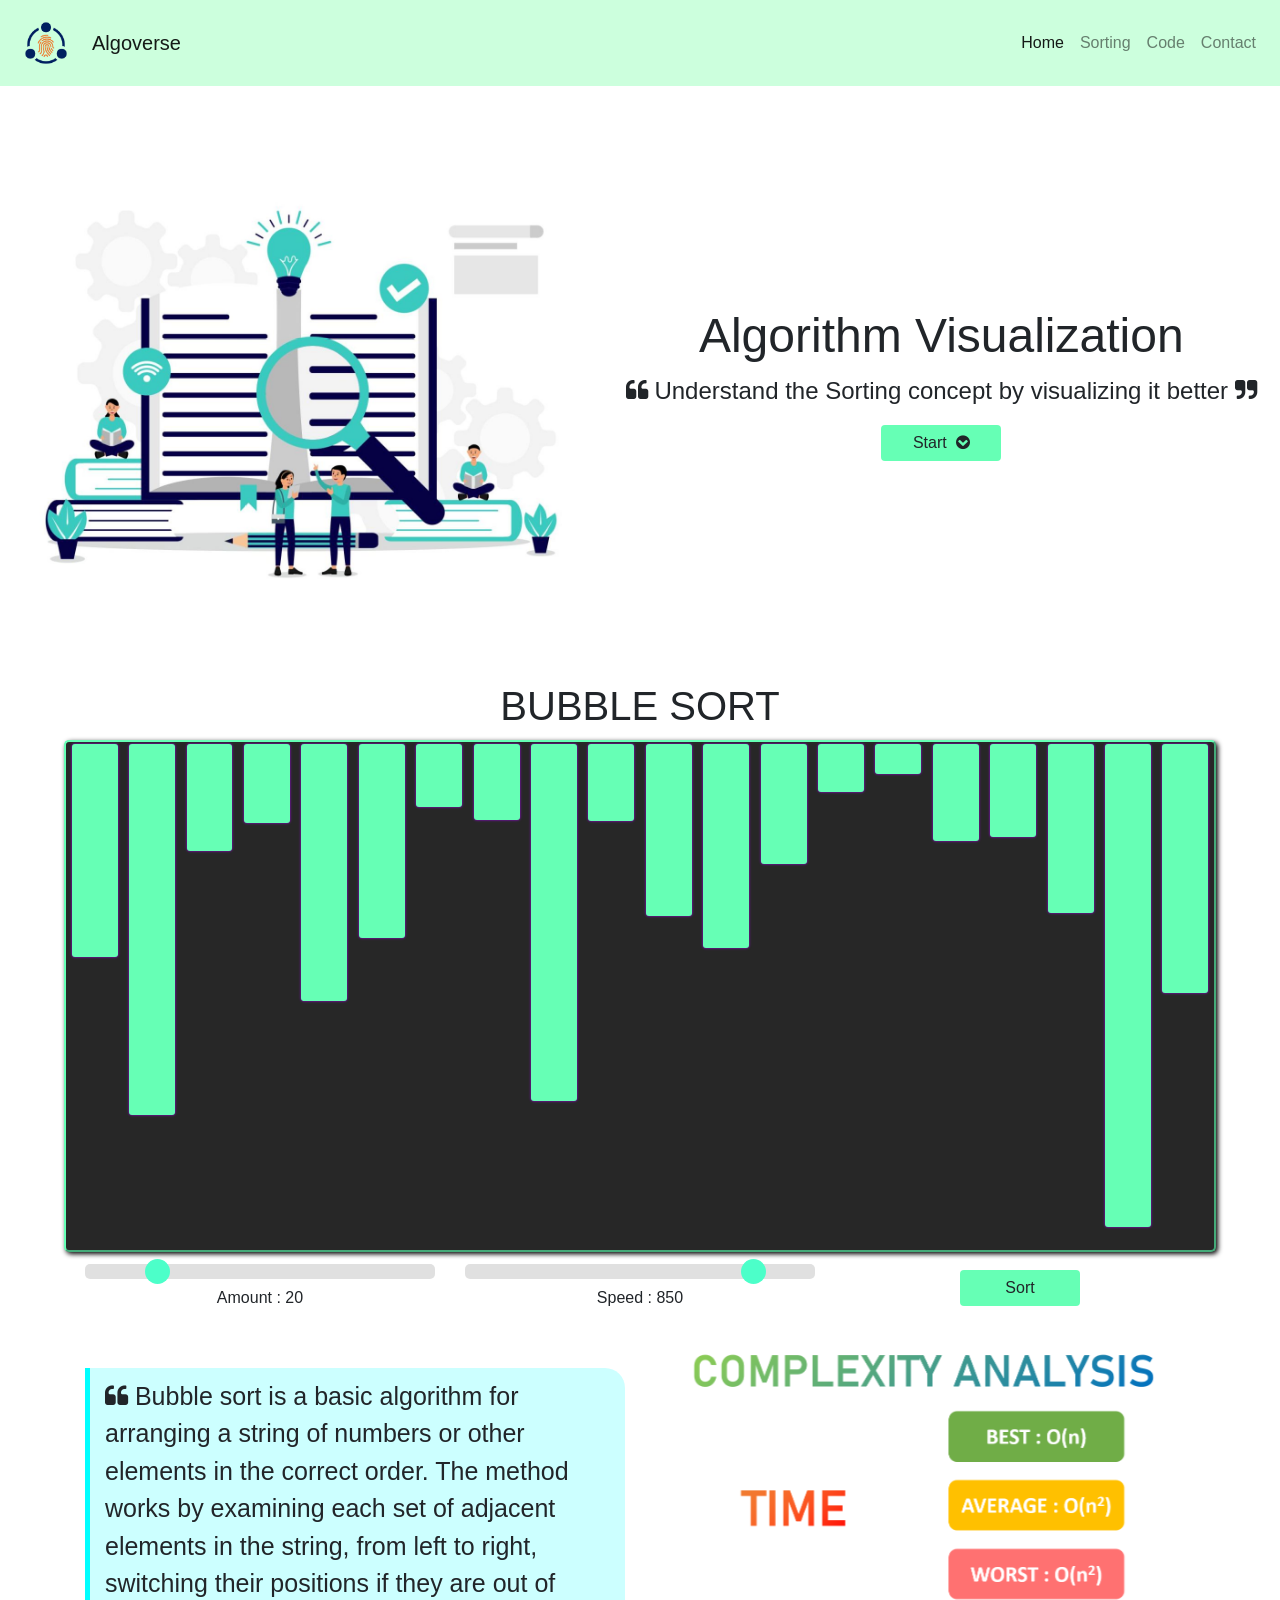
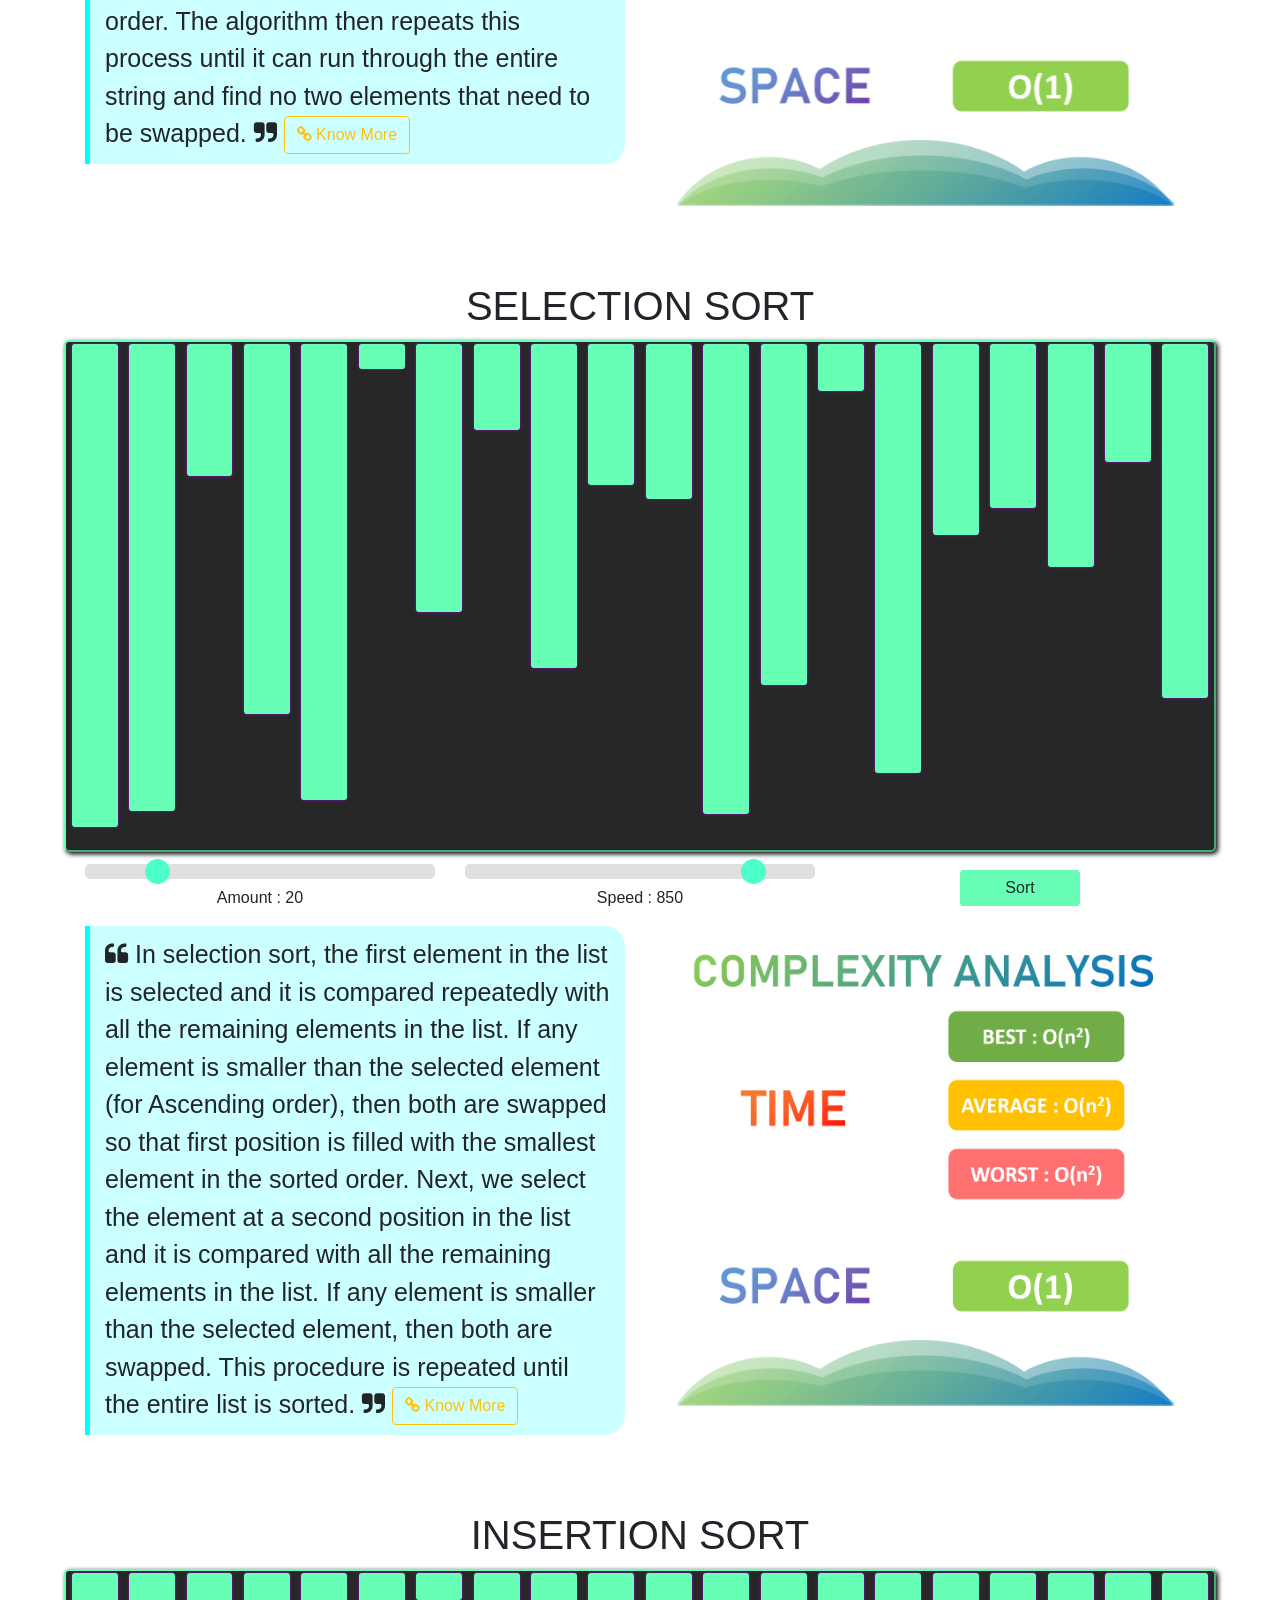
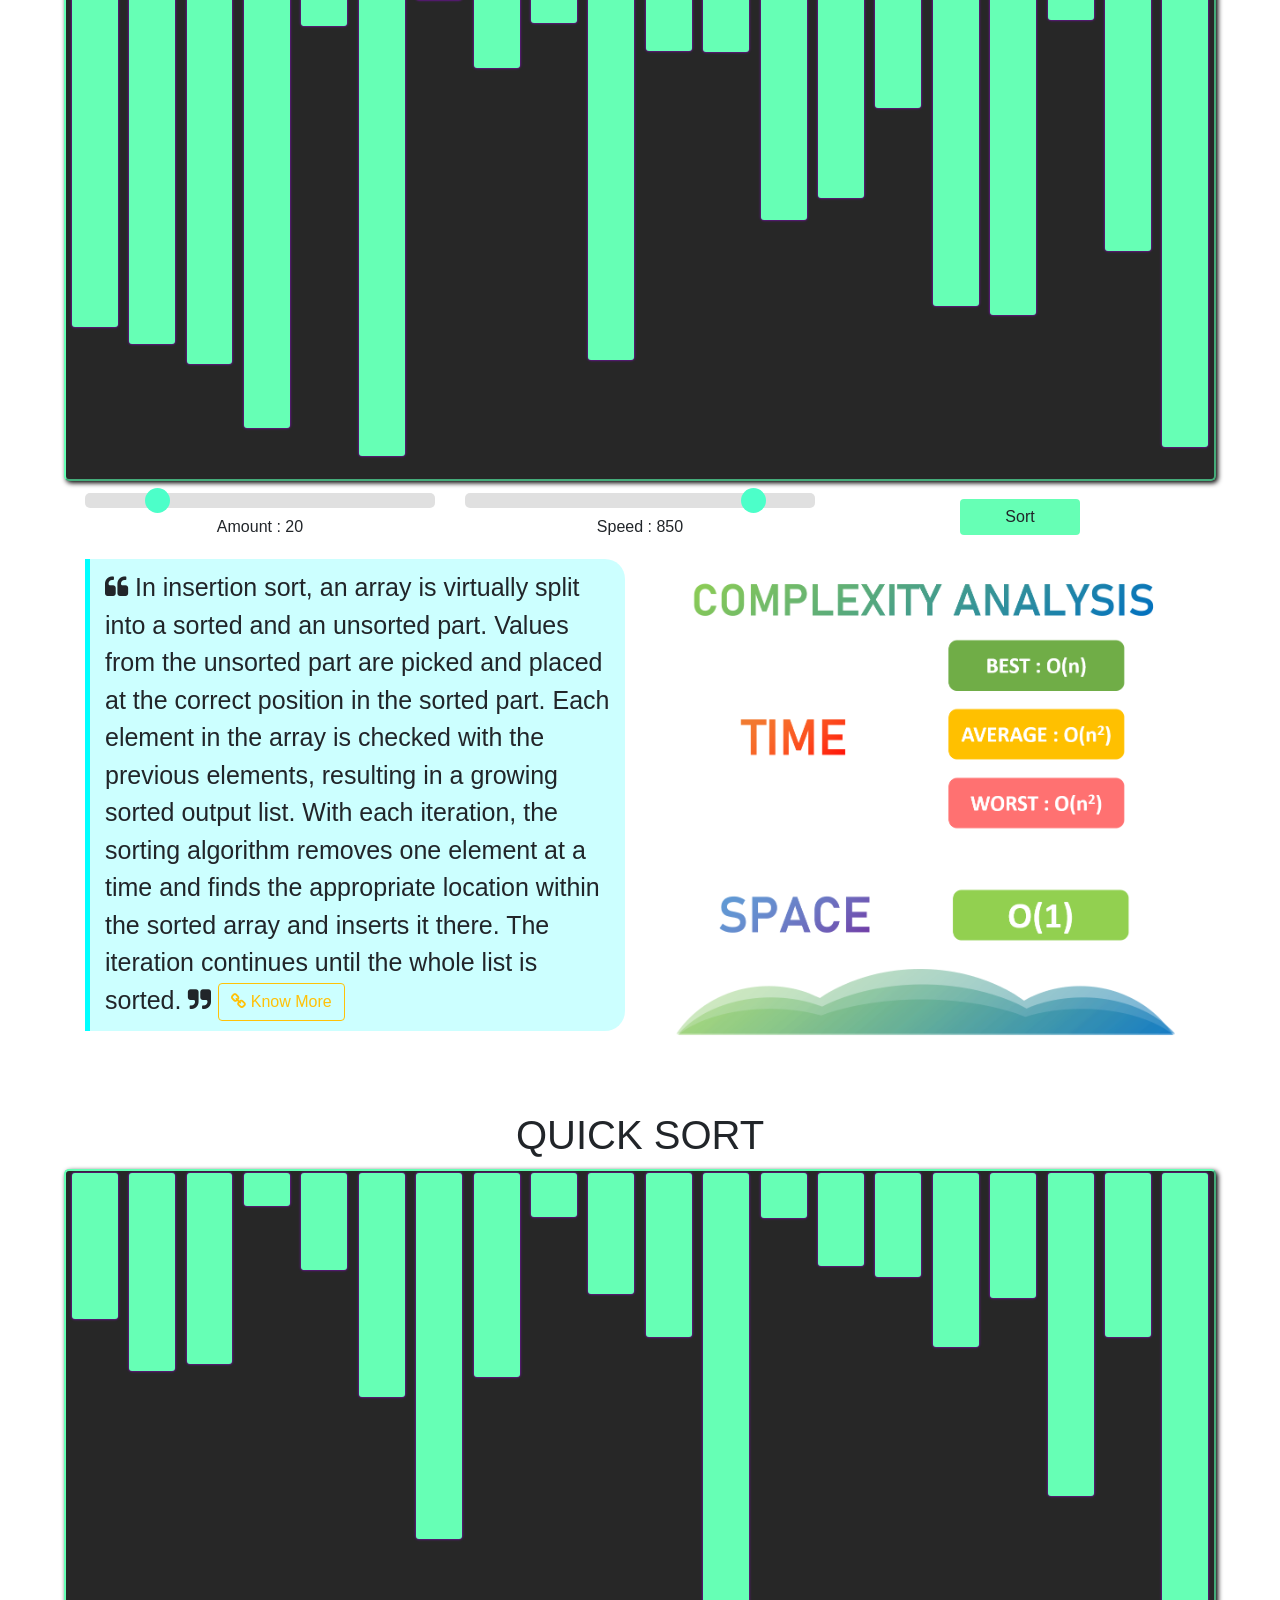
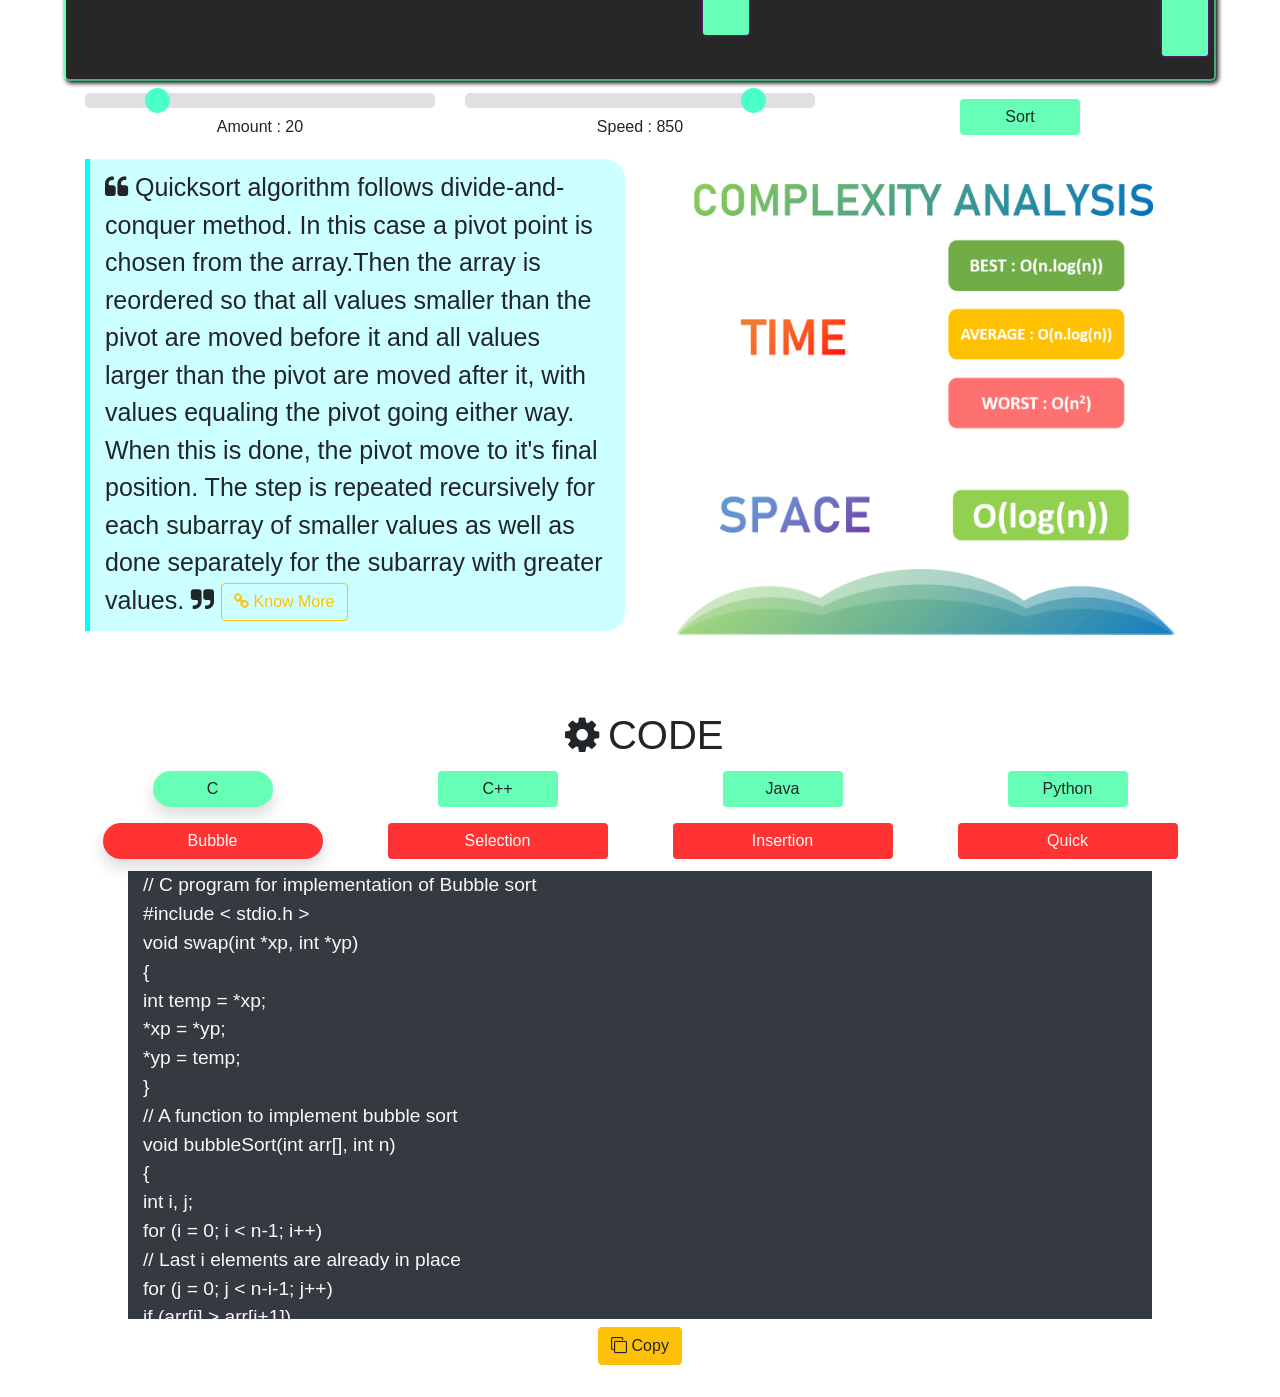
<file: sorting/index.html>
<!doctype html>
<html lang="en">
  <head>
    <!-- Required meta tags -->
    <meta charset="utf-8">
    <meta name="viewport" content="width=device-width, initial-scale=1, shrink-to-fit=no">

    <!---------Icon------->
    <link rel = "icon" href = "images/icon.ico" type = "image/x-icon">

    <!-- Bootstrap CSS -->
    <link rel="stylesheet" href="styles/style.css">
    <link rel="stylesheet" href="https://cdnjs.cloudflare.com/ajax/libs/font-awesome/4.7.0/css/font-awesome.min.css">
    <link rel="stylesheet" href="https://stackpath.bootstrapcdn.com/bootstrap/4.5.2/css/bootstrap.min.css">

    <title>Algoverse</title>
  </head>
  <body>
   <!-- Navigation Bar -->
   <nav class="navbar navbar-expand-lg navbar-light" id="top">
      <a class="navbar-brand" href="#">
         <img src="images/icon-big.png" width="60" height="60" class="d-inline-block align-top" alt="" loading="lazy">
      </a>
      <a class="navbar-brand navbar-brand-name" href="#">
         Algoverse
      </a>
      <button class="navbar-toggler" type="button" data-toggle="collapse" data-target="#navbarNavAltMarkup" aria-controls="navbarNavAltMarkup" aria-expanded="false" aria-label="Toggle navigation">
        <span class="navbar-toggler-icon"></span>
      </button>
      <div class="collapse navbar-collapse" id="navbarNavAltMarkup">
         <div class="navbar-nav ml-auto">
            <a class="nav-link active" href="#home">Home <span class="sr-only">(current)</span></a>
            <a class="nav-link" href="#sorting">Sorting</a>
            <a class="nav-link" href="#codes">Code </a>
            <a class="nav-link " href="#footer">Contact</a>
         </div>
      </div>
   </nav>
<!-- Introduction -->
   <section class="icon-show" id="home">
      <div class="icon-container">
         <div class="icon">
            <img src="images/algoicon.png" class="d-inline-block align-top img-fluid" alt="" loading="lazy">
         </div>
         <div class="icon-text">
            <h3>Algorithm Visualization</h3>
            <p><i class="fa fa-quote-left"></i>&nbsp;Understand the Sorting concept by visualizing it&nbsp;better&nbsp;<i class="fa fa-quote-right"></i></p>
            <a type="button" class="btn custom-btn" href="#sorting">Start&nbsp;&nbsp;<i class="fa fa-chevron-circle-down"></i> </a>
         </div>
      </div>
   </section>


   <div class="hr"></div>

<!------------SORTING-MAIN ALGORITHM PANEL----------->
<section class="algorithm-main" id="sorting">

   <article class="text-center main bubble-sort" id="bubble-sort">
      <h1>BUBBLE SORT</h1>
      <div class="chart chart-bubble text-center">
      </div>
      <div class="container m-auto p-0 ">
         <div class="row  m-0 p-0 justify-content-center">
            <!--<div class="col-lg-4 col-md-4 col-sm-6 my-2">
               <button class="btn custom-btn" id = "bubble-x">Stop</button>
            </div>-->
            <div class="col-lg-4 col-md-4 col-sm-6">
               <input type="range" class="slider" min="2" max="100" value="20" id="b_amount">
               <p>Amount : <span id="b_amount_val"></span></p>
            </div>
            <div class="col-lg-4 col-md-4 col-sm-6">
               <input type="range" class="slider" min="1" max="1000" value="850" id="b_speed">
               <p>Speed : <span id="b_speed_val"></span></p>
            </div>
            <div class="col-lg-4 col-md-4 col-sm-6 my-2">
               <button class="btn custom-btn" id = "bubble-f">Sort</button>
            </div>
         </div>
      </div>
      <div class="container">
         <div class="row">
            <div class="col-md-6 my-auto">
               <p class="definition "> <i class="fa fa-quote-left"></i>
                  Bubble sort is a basic algorithm for arranging a string of numbers or other elements 
                  in the correct order. The method works by examining each set of adjacent elements in the string, 
                  from left to right, switching their positions if they are out of order. 
                  The algorithm then repeats this process until 
                  it can run through the entire string and find no two elements that need to be swapped.&nbsp;<i class="fa fa-quote-right"></i>
                  <a class="btn btn-outline-warning " target = "_blank" href="https://www.youtube.com/watch?v=nmhjrI-aW5o&list=PLqM7alHXFySHrGIxeBOo4-mKO4H8j2knW&index=6"> <i class="fa fa-link"></i> Know More </a>
               </p>
            </div>
            <div class="col-md-6">
               <img src="images/Bubble.png" width="500" height="500" class="mx-auto img-fluid" alt="" loading="lazy">
            </div>            
         </div>
      </div>
   </article>

   <div class="hr"></div>
   
   <article class="text-center main select-sort" id="select-sort">
      <h1>SELECTION SORT</h1>
      <div class="chart chart-select text-center">
      </div>
      <div class="container m-auto p-0 ">
         <div class="row  m-0 p-0 justify-content-center">
            <!--<div class="col-lg-4 col-md-4 col-sm-6 my-2">
               <button class="btn custom-btn" id = "select-x">Stop</button>
            </div>-->
            <div class="col-lg-4 col-md-4 col-sm-6">
               <input type="range" class="slider" min="2" max="100" value="20" id="s_amount">
               <p>Amount : <span id="s_amount_val"></span></p>
            </div>
            <div class="col-lg-4 col-md-4 col-sm-6">
               <input type="range" class="slider" min="1" max="1000" value="850" id="s_speed">
               <p>Speed : <span id="s_speed_val"></span></p>
            </div>
            <div class="col-lg-4 col-md-4 col-sm-6 my-2">
               <button class="btn custom-btn" id = "select-f">Sort</button>
            </div>
         </div>
      </div>
      <div class="container">
         <div class="row">
            <div class="col-md-6 my-auto">
               <p class="definition "> <i class="fa fa-quote-left"></i>
                  In selection sort, the first element in the list is selected and it is compared 
                  repeatedly with all the remaining elements in the list. If any element is smaller 
                  than the selected element (for Ascending order), then both are swapped so that first 
                  position is filled with the smallest element in the sorted order. Next, we select the 
                  element at a second position in the list and it is compared with all the remaining elements in the list. 
                  If any element is smaller than the selected element, then both are swapped. 
                  This procedure is repeated until the entire list is sorted.&nbsp;<i class="fa fa-quote-right"></i>
                  <a class="btn btn-outline-warning " target = "_blank" href="https://www.youtube.com/watch?v=xWBP4lzkoyM&list=PLqM7alHXFySHrGIxeBOo4-mKO4H8j2knW&index=5"> <i class="fa fa-link"></i> Know More </a>
               </p>
            </div>
            <div class="col-md-6">
               <img src="images/Select.png" width="500" height="500" class="mx-auto img-fluid" alt="" loading="lazy">
            </div>            
         </div>
      </div>
   </article>

   <div class="hr"></div>
 
   <article class="text-center main insert-sort" id="insert-sort">
      <h1>INSERTION SORT</h1>
      <div class="chart chart-insert text-center">
      </div>
      <div class="container m-auto p-0 ">
         <div class="row  m-0 p-0 justify-content-center">
            <!--<div class="col-lg-4 col-md-4 col-sm-6 my-2">
               <button class="btn custom-btn" id = "insert-x">Stop</button>
            </div>-->
            <div class="col-lg-4 col-md-4 col-sm-6">
               <input type="range" class="slider" min="2" max="100" value="20" id="i_amount">
               <p>Amount : <span id="i_amount_val"></span></p>
            </div>
            <div class="col-lg-4 col-md-4 col-sm-6">
               <input type="range" class="slider" min="1" max="1000" value="850" id="i_speed">
               <p>Speed : <span id="i_speed_val"></span></p>
            </div>
            <div class="col-lg-4 col-md-4 col-sm-6 my-2">
               <button class="btn custom-btn" id = "insert-f">Sort</button>
            </div>
         </div>
      </div>
      <div class="container">
         <div class="row">
            <div class="col-md-6 my-auto">
               <p class="definition "> <i class="fa fa-quote-left"></i>
                  In insertion sort, an array is virtually split into a sorted and an unsorted part. 
                  Values from the unsorted part are picked and placed at the correct position in the sorted part.
                  Each element in the array is checked with the previous elements, 
                  resulting in a growing sorted output list. With each iteration, the sorting algorithm 
                  removes one element at a time and finds the appropriate location within the sorted array 
                  and inserts it there. The iteration continues until the whole list is sorted.&nbsp;<i class="fa fa-quote-right"></i>
                  <a class="btn btn-outline-warning " target = "_blank" href="https://www.youtube.com/watch?v=OGzPmgsI-pQ&list=PLqM7alHXFySHrGIxeBOo4-mKO4H8j2knW&index=3"> <i class="fa fa-link"></i> Know More </a>
               </p>
            </div>
            <div class="col-md-6">
               <img src="images/Bubble.png" width="500" height="500" class="mx-auto img-fluid" alt="" loading="lazy">
            </div>            
         </div>
      </div>
   </article>

   <div class="hr"></div>
 
   <article class="text-center main quick-sort" id="quick-sort">
      <h1>QUICK SORT</h1>
      <div class="chart chart-quick text-center">
      </div>
      <div class="container m-auto p-0 ">
         <div class="row  m-0 p-0 justify-content-center">
            <!--<div class="col-lg-4 col-md-4 col-sm-6 my-2">
               <button class="btn custom-btn" id = "quick-x">Stop</button>
            </div>-->
            <div class="col-lg-4 col-md-4 col-sm-6">
               <input type="range" class="slider" min="2" max="100" value="20" id="q_amount">
               <p>Amount : <span id="q_amount_val"></span></p>
            </div>
            <div class="col-lg-4 col-md-4 col-sm-6">
               <input type="range" class="slider" min="1" max="1000" value="850" id="q_speed">
               <p>Speed : <span id="q_speed_val"></span></p>
            </div>
            <div class="col-lg-4 col-md-4 col-sm-6 my-2">
               <button class="btn custom-btn" id = "quick-f">Sort</button>
            </div>
         </div>
      </div>
      <div class="container">
         <div class="row">
            <div class="col-md-6 my-auto">
               <p class="definition "> <i class="fa fa-quote-left"></i>
                  Quicksort algorithm follows divide-and-conquer method. In this case a
                  pivot point is chosen from the array.Then the array is reordered so that all values smaller than the 
                  pivot are moved before it and all values larger than the pivot are moved after it, with values equaling 
                  the pivot going either way. When this is done, the pivot move to it's final position.
                  The step is repeated recursively for each subarray of smaller values as well as done separately 
                  for the subarray with greater values.&nbsp;<i class="fa fa-quote-right"></i>
                  <a class="btn btn-outline-warning " target = "_blank" href="https://www.youtube.com/watch?v=PgBzjlCcFvc&list=PLqM7alHXFySHrGIxeBOo4-mKO4H8j2knW&index=2"> <i class="fa fa-link"></i> Know More </a>
               </p>
            </div>
            <div class="col-md-6">
               <img src="images/Quick.png" width="500" height="500" class="mx-auto img-fluid" alt="" loading="lazy">
            </div>            
         </div>
      </div>
   </article>

   <!----MERGE SORT UNDER CODESTRUCTION------>

   <!----HEAP SORT UNDER CODESTRUCTION------>

</section>
<!-----------END OF MAIN ALGORITHM PANEL----------->

<section class="code-block text-center" id="codes">
   <h1><i class="fa fa-cog fa-spin fa-fw"></i>CODE</h1>
   <div id="options">
      <div id="language">
         <div class="container">
            <div class="row">
               <div class="col-sm-6 col-lg-3"><button class="m-1 btn custom-btn shadow" id = "c">C</button></div>
               <div class="col-sm-6 col-lg-3"><button class="m-1 btn custom-btn" id = "cpp">C++</button></div>
               <div class="col-sm-6 col-lg-3"><button class="m-1 btn custom-btn" id = "java">Java</button></div>
               <div class="col-sm-6 col-lg-3"><button class="m-1 btn custom-btn" id = "py">Python</button></div>
            </div>
         </div>
      </div>

      <div id="algorithm" class="mt-2">
         <div class="container">
            <div class="row">
               <div class="col-sm-6 col-lg-3"><button class="m-1 btn custom-btn-lg shadow" id = "bubble">Bubble</button></div>
               <div class="col-sm-6 col-lg-3"><button class="m-1 btn custom-btn-lg" id = "select">Selection</button></div>
               <div class="col-sm-6 col-lg-3"><button class="m-1 btn custom-btn-lg" id = "insert">Insertion</button></div>
               <div class="col-sm-6 col-lg-3"><button class="m-1 btn custom-btn-lg" id = "quick">Quick</button></div>
            </div>
         </div>

      </div>      
   </div>
   <div id="code-screen" class="bg-dark mx-auto mb-2 mt-2">
      <div id="fetch-code" class="text-light text-left"></div>
   </div>
   <div class="copy mb-2 mx-5 p-0">
      <button class="btn btn-warning mb-4" id="copyText"> <i class="fa fa-clone"></i> Copy</button>
   </div>
</section>

<div id="#secret" style="display: none;">

</div>


   <!-- Optional JavaScript -->
   <!-- jQuery first, then Popper.js, then Bootstrap JS -->
   <script src="https://code.jquery.com/jquery-3.5.1.slim.min.js" integrity="sha384-DfXdz2htPH0lsSSs5nCTpuj/zy4C+OGpamoFVy38MVBnE+IbbVYUew+OrCXaRkfj" crossorigin="anonymous"></script>
   <script src="https://cdn.jsdelivr.net/npm/popper.js@1.16.1/dist/umd/popper.min.js" integrity="sha384-9/reFTGAW83EW2RDu2S0VKaIzap3H66lZH81PoYlFhbGU+6BZp6G7niu735Sk7lN" crossorigin="anonymous"></script>
   <script src="https://stackpath.bootstrapcdn.com/bootstrap/4.5.2/js/bootstrap.min.js" integrity="sha384-B4gt1jrGC7Jh4AgTPSdUtOBvfO8shuf57BaghqFfPlYxofvL8/KUEfYiJOMMV+rV" crossorigin="anonymous"></script>
   <script src="js/smooth-scroll.js"></script>
   <script>var scroll = new SmoothScroll('a[href*="#"]');</script>
   <script src="js/slider.js"></script>
   <script src="js/bubblesort.js"></script>
   <script src="js/selectionsort.js"></script>
   <script src="js/insertionsort.js"></script>
   <script src="js/quicksort.js"></script>
   <script src="js/coderender.js"></script>
   <script src="js/clipboard.js"></script>
   <!--<script src="js/mergesort.js"></script>----Coming Soon---->
   <!--<script src="js/heapsort.js"></script>----Coming Soon---->
   <script>
   </script>
   <div class="copy-alert disappear">
      <i class="fa fa-file-text-o"></i>  Code Copied
   </div>
   <div class="sorry-alert disappear">
      <div class="text-center">
         <h4>Sorry, this service is Unavailable</h4>
         <img class="img-fluid mx-auto" src="images/Service.png">
         <p>Want to encourage the Developer ?</p>
         <a class="btn btn-outline-danger" href="https://github.com/sandeep-shaw10/Algorithm_App" target="_blank">Click Here</a>
      </div>
   </div>
   </body>
</html>
</file>
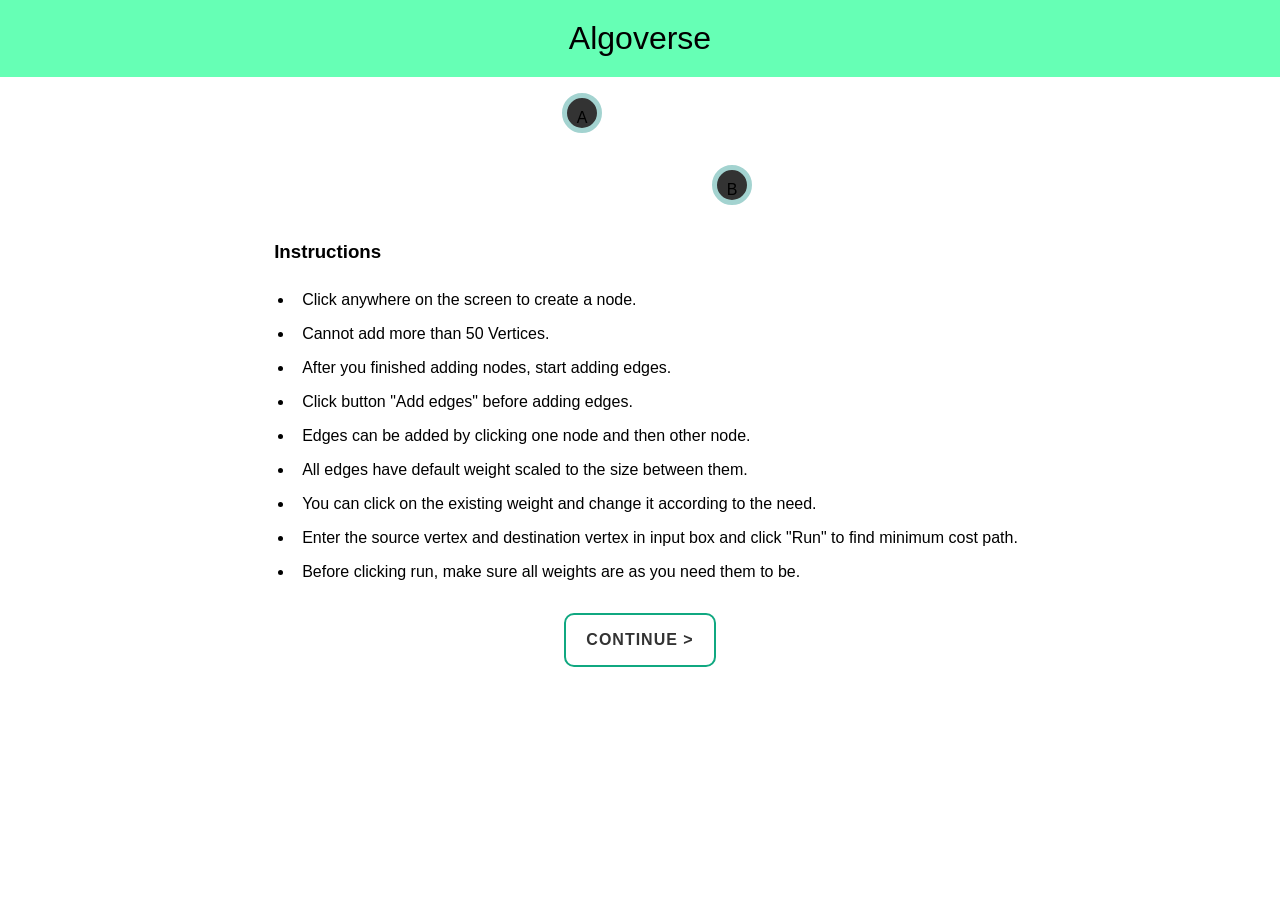
<file: dijikstra/instructions.html>
<!DOCTYPE html>
<html lang="en">
  <head>
    <meta charset="UTF-8" />
    <meta name="viewport" content="width=device-width, initial-scale=1.0" />
    <meta http-equiv="X-UA-Compatible" content="ie=edge" />
    <link rel="stylesheet" href="style.css" />
    <style>
      body {
        width: 100%;
        height: 100vh;
        display: flex;
        flex-direction: column;
        align-items: center;
        overflow-y: scroll;
      }
      .inline {
        background-color: #333;
        position: static;
        display: inline-block;
        text-align: center;
        line-height: 40px;
        margin: 1rem;
      }
      .continue-link {
        padding: 16px 20px;
        border-radius: 10px;
        outline: 0;
        cursor: pointer;
        margin: 1.5rem 0;
        box-shadow: none;
        font-weight: bold;
        text-transform: uppercase;
        font-family: Arial, Helvetica, sans-serif;
        letter-spacing: 1px;
        text-decoration: none;
        color: #333;
        border: 2px solid #10a881;
      }
      .continue-link:active {
        color: #10a881;
      }
    </style>
    <title>Instructions | Shortest Path Using Dijkstra Algo</title>
  </head>
  <body>
    <header>
      <div class="title">
        <a href="index.html" style="color: #000;">Algoverse</a>
      </div>
    </header>
    <div class="block inline" style="margin-left: -100px">A</div>
    <div class="block inline" style="margin-left: 200px">B</div>
    <main>
      <h3>Instructions</h3>
      <ul>
        <li>Click anywhere on the screen to create a node.</li>
        <li>Cannot add more than 50 Vertices.</li>
        <li>After you finished adding nodes, start adding edges.</li>
        <li>Click button "Add edges" before adding edges.</li>
        <li>Edges can be added by clicking one node and then other node.</li>
        <li>All edges have default weight scaled to the size between them.</li>
        <li>
          You can click on the existing weight and change it according to the
          need.
        </li>
        <li>
          Enter the source vertex and destination vertex in input box and click "Run" to find minimum
          cost path.
        </li>
        <li>
          Before clicking run, make sure all weights are as you need them to be.
        </li>
      </ul>
    </main>
    <a href="index.html" class="continue-link">Continue ></a>
  </body>
</html>
</file>
<file: sorting/styles/style.css>
*{
    box-sizing: border-box;
    padding: 0;
    margin: 0;
    font-size: medium;
}

body{
    font-family: 'Trebuchet MS', 'Lucida Sans Unicode', 'Lucida Grande', 'Lucida Sans', Arial, sans-serif !important;
}

/*----------Definition-----*/
.definition{
    font-family: 'Trebuchet MS', 'Lucida Sans Unicode', 'Lucida Grande', 'Lucida Sans', Arial, sans-serif;
    font-size: 25px;
    text-align: left;
    border-left: 5px solid cyan;
    padding:10px 15px;
    background-color: rgba(0, 255, 255,0.2);
    border-top-right-radius: 20px;
    border-bottom-right-radius: 20px;
}

.main{
    margin-bottom: 60px;
}

/*------------Button----------------*/

.shadow {
    border-radius: 20px !important;
    padding: 0px 25px !important;
}


.custom-btn{
    background-color: #66ffb5 !important;
    padding: 5px 25px !important;
    width:120px !important;
}

.custom-btn-lg{
    background-color: #ff3333 !important;
    padding: 5px 25px !important;
    width:220px !important;
    color: #fafafa !important;
}

.custom-btn:hover{
    background-color: #ff3333 !important;
    transition: 0.5s ease-in;
    color: #fafafa !important;
}

.custom-btn-lg:hover{
    background-color:  #66ffb5 !important;
    transition: 0.5s ease-in;
    color: #0f0f0f !important;
}


/*------------Navigation----------------*/
.navbar{
    background-color: #ccffdd;
}

.navbar-nav{
    text-align: center;
}

.nav-link{
    box-sizing: border-box;
}

/*------------Icon-with-Text----------------*/
.icon-container{
    display: flex;
}

.icon-text{
    padding:20px 10px;
    margin:auto;
    text-align: center;
}

.icon{
    width:45vw;
    box-sizing: border-box;
    padding:20px;
    margin: 10px auto;
    animation: motion 2s ease-in-out infinite alternate-reverse both
}

/*------------Main---------------*/
.main h1{
    text-align: center;
}

.chart{
    box-sizing: border-box;
    width: 90vw;
    height: 40vw;
    margin:10px auto;
    border: 2px outset  #66ffb5;
    border-radius: 5px;
    box-shadow: 2px 2px 5px #000000;
    display: flex;
    overflow: hidden;
    background-color: #272727;
}

.chart-btn .custom-btn{
    width: 100px !important;
    margin:5px 25px;
}

.chart-bar, .chart-bar1, .chart-bar2, .chart-bar3, .chart-bar4, .chart-bar5{
    box-sizing: border-box;
    border-radius: 3px;
    /*width:0.9rem*/
    /*height:95%;*/
    margin-top:2px;
    margin-bottom: 0;
    background-color: #66ffb5;
    color: #fafafa;
    text-shadow: 1px 1px 2px black;
    animation: glow 2s ease-in-out infinite alternate-reverse both;
}

/*-----------------CODE-Screen-----------------*/
#code-screen{
    width:80%;
    height: 35vw;
    overflow: auto;
}

#options #language #lang{
    border-radius: 5px;
    width:100px !important;
}

#fetch-code{
    padding-left: 15px;
}

#fetch-code div{
    font-size: 1.5vw !important;
}

.copy-alert{
    position: fixed;
    right:25px;
    top:25px;
    z-index: 1;
    padding:2px 4px;
    border-radius: 4px;
    background-color: #292929;
    color: #fafafa;
}

.sorry-alert{
    position: fixed;
    right:15px;
    top:15px;
    z-index: 2;
    padding:10px 20px;
    border-radius: 10px;
    background-color: #292929;
    color: #fafafa;
    border: 5px #fafafa outset;
    box-shadow: 5px 5px 15px #000000;
}

.appear{
    display:block
}

.disappear{
    display:none;
}
/*----------RANGE SLIDER----------------*/
.slider {
    -webkit-appearance: none;
    width: 100%;
    height: 15px;
    border-radius: 5px;  
    background: #d3d3d3;
    outline: none;
    opacity: 0.7;
    -webkit-transition: .2s;
    transition: opacity .2s;
  }
  
  .slider::-webkit-slider-thumb {
    -webkit-appearance: none;
    appearance: none;
    width: 25px;
    height: 25px;
    border-radius: 50%; 
    background: #00ffb3;
    cursor: pointer;
  }
  
  .slider::-moz-range-thumb {
    width: 25px;
    height: 25px;
    border-radius: 50%;
    background: #00ffb3;
    cursor: pointer;
  }


/*--------------HOVER-----------------*/
.nav-link:hover{
    border-bottom: 2px solid #ff3333 ;
    padding-bottom: 6px;
}

/*----------Keyframes---------------*/

@keyframes motion{
    0%{transform: translateY(10px);}
    100%{transform: translateY(-10px);}
}

@-webkit-keyframes motion{
    0%{transform: translateY(10px);}
    100%{transform: translateY(-10px);}
}

@keyframes glow {
    0%   {box-shadow: 0px 0px 2.5px #ae02fd;}
    33%  {box-shadow: 0px 0px 7.5px white;}
    66%  {box-shadow: 0px 0px 5px#ae02fd;}
  }

/*--------------MEDIA QUERY-----------------*/
@media screen and (max-width:300px){
    .navbar-brand-name{
        display: none !important;
    }

    .icon-text h3{
        font-size: 1.3rem !important;
        font-weight: 900;
    }

    .icon-text p{
        font-size: 1rem !important;
    }
}

@media screen and (max-width:576px){
    .icon{
        width:120vw;
    }

    #fetch-code div{
        font-size: 2.5vw !important;
    }

    /*-----------Line-----------------*/
    .hr{
        width:80%;
        height:3px;
        border-radius: 3px;
        background-color: #c4c4c4;
        margin: 10px auto;
    }
}

@media screen and (max-width:768px){
    .icon-container{
        display: block;
    }

    .icon{
        width:80vw;
    }

    #code-screen{
        height:350px;
    }

}

@media screen and (max-width:992px){
    .navbar-nav{
        background-color:#e6fff3;
    }

    .definition{
        font-size: 15px;
    }
}

@media screen and (min-width:1200px){
    .icon-text h3{
        font-size: 3rem !important;
    }

    .icon-text p{
        font-size: 1.5rem !important;
    }
}

@media screen and (max-width:385px){
    .footer-link-items{
        margin:15px auto;
    }
}
</file>
<file: dijikstra/style.css>
* {
  box-sizing: border-box;
  margin: 0;
}
body {
  font-family: "Segoe UI", Tahoma, Geneva, Verdana, sans-serif;
}
.drawing-area {
  display: flex;
  position: absolute;
  top: 0;
  flex-wrap: wrap;
  justify-content: flex-start;
  align-items: flex-start;
  background-color: #333;
  width: 100%;
  height: 100vh;
  z-index: -1;
  background-image: url('altf4.jpg');
  background-size: cover;
  background-position: center;
  background-repeat: no-repeat;
}
.drawing-area .click-instruction {
  position: absolute;
  top: 50%;
  left: 50%;
  transform: translate(-50%, -50%);
  color: #fff;
  pointer-events: none;
  z-index: -10;
}
.block {
  position: absolute;
  width: 40px;
  height: 40px;
  border: 5px solid rgb(163, 211, 208);
  border-radius: 50%;
  margin-top: -3px;
  display: flex;
  justify-content: center;
  align-items: center;
  color: #000;
  cursor: pointer;
  z-index: 10;
}
.outline-btn {
  border: 2px solid rgb(102, 216, 159);
  background-color: transparent;
  border-radius: 4px;
  cursor: pointer;
  outline: none;
  color: #000; /* Change text color to black */
  padding: 6px 10px;
  box-shadow: 1px 2px 3px 1px #333;
}
.outline-btn:active {
  box-shadow: none;
}
.outline-btn:disabled {
  box-shadow: none;
}
.reset-btn {
  margin-left: 12px;
}
.line {
  height: 4px;
  background-color: lemonchiffon;
  position: absolute;
  transform-origin: top left;
  text-align: center;
  color: #000;
  line-height: 2rem;
}
.line .edge-weight {
  padding: 0 10px;
  width: max-content;
  margin: auto;
}
header {
  width: 100%;
  padding: 20px;
  background-color: #66ffb5;
  text-align: center;
}
header .title {
  font-size: 2rem;
  color: #000; /* Change title color to black */
  font-family: 'Trebuchet MS', 'Lucida Sans Unicode', 'Lucida Grande', 'Lucida Sans', Arial, sans-serif; /* Change font family */
}
header .title a:nth-child(2) {
  width: 40px;
  height: 40px;
  position: absolute;
  right: 10px;
}
header .title a {
  text-decoration: none;
  color: #fff;
}
a > img {
  width: 100%;
  height: 100%;
}
main h3 {
  padding: 20px;
  font-weight: 1.2rem;
}
main ul > li {
  padding: 0.5rem;
}
.options {
  margin-top: 20px;
  display: flex;
  justify-content: space-around;
}
.options input {
  outline: 0;
  padding: 6px;
  width: 100px;
}
.path {
  position: absolute;
  bottom: 60px;
  right: 0;
  height: min-content;
  color: #fff;
  overflow-x: scroll;
  width: 40%;
  min-width: 300px;
  background-color: rgba(146, 146, 146, 0.4);
  transition-duration: 1s;
}
.path::-webkit-scrollbar {
  display: none;
}
footer {
  background-color: #222;
  color: #fff;
  padding: 10px;
  text-align: center;
  font-size: 14px;
  position: absolute;
 bottom:  6px;
  width: 100%;
  border-radius: 5px;
  box-shadow: 0px 0px 10px rgba(0, 0, 0, 0.5);
}

footer span {
  font-weight: bold;
  font-size: 16px;
}
</file>
